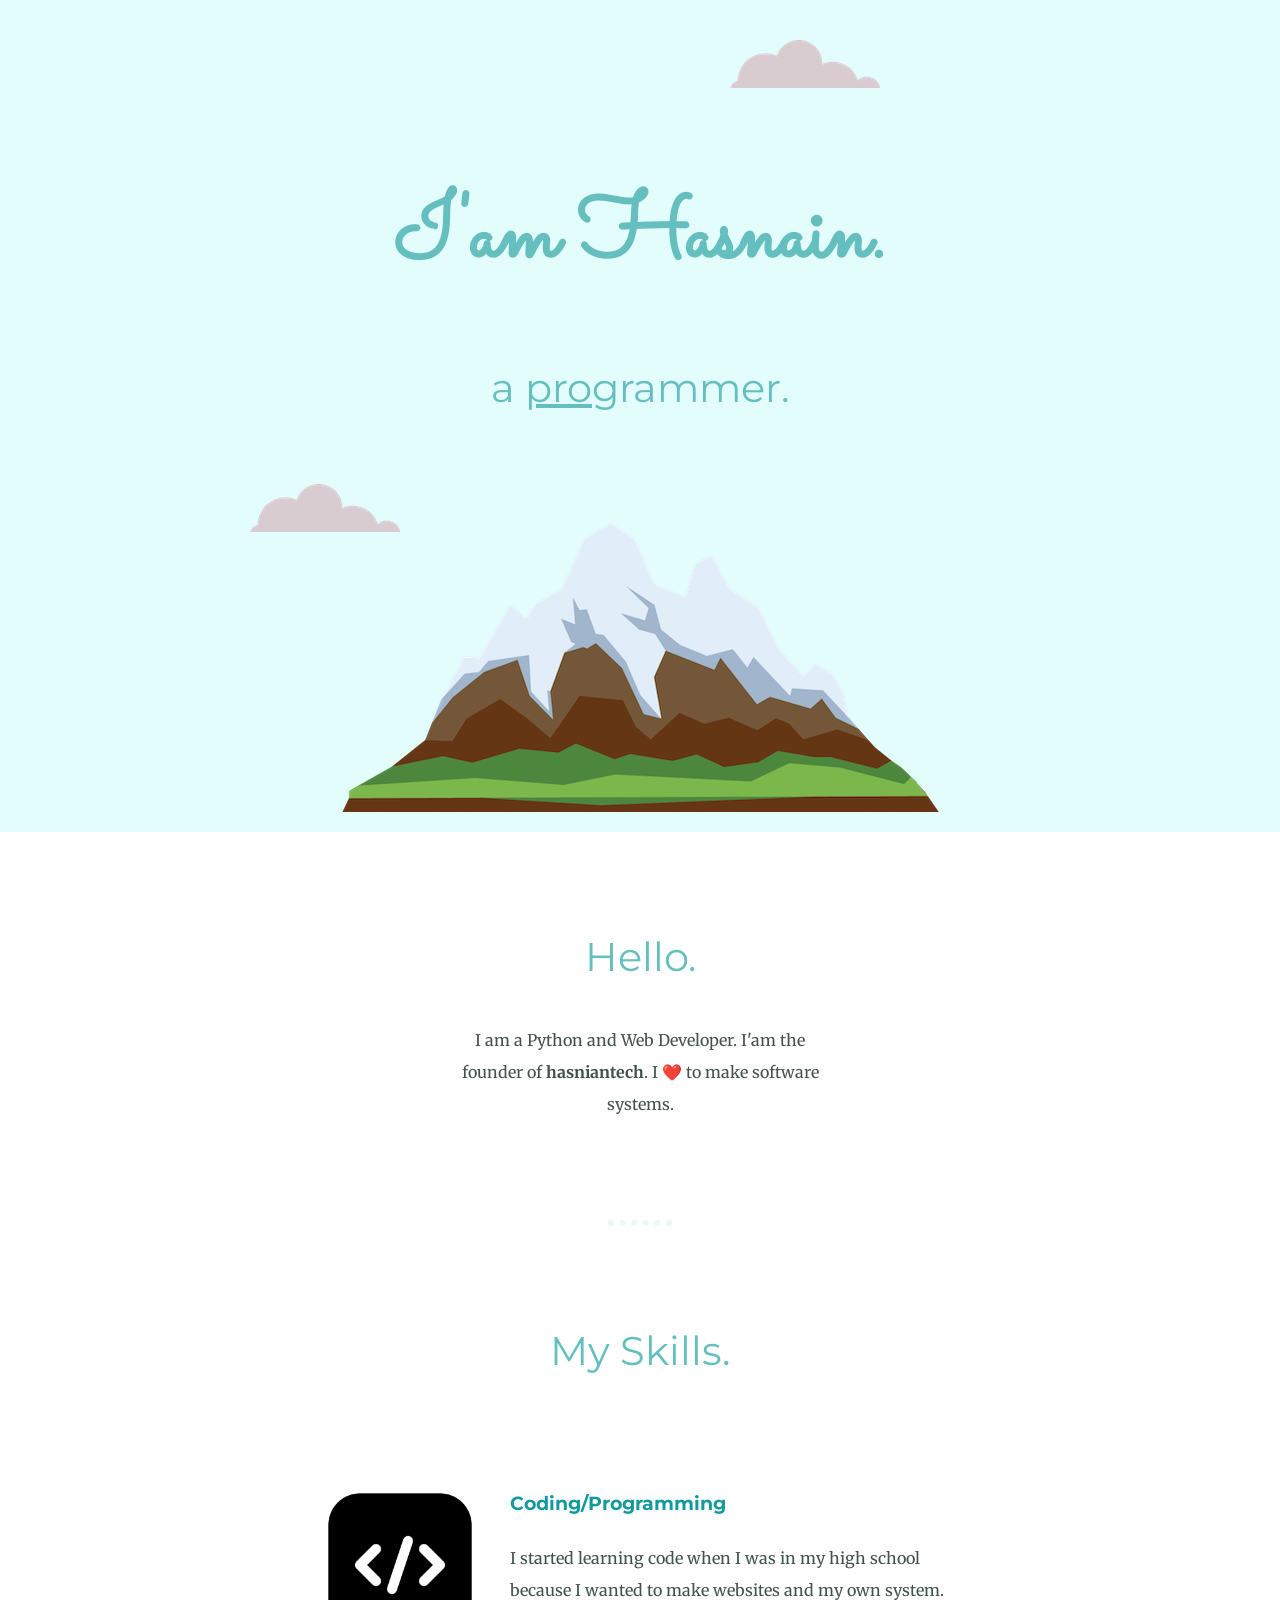
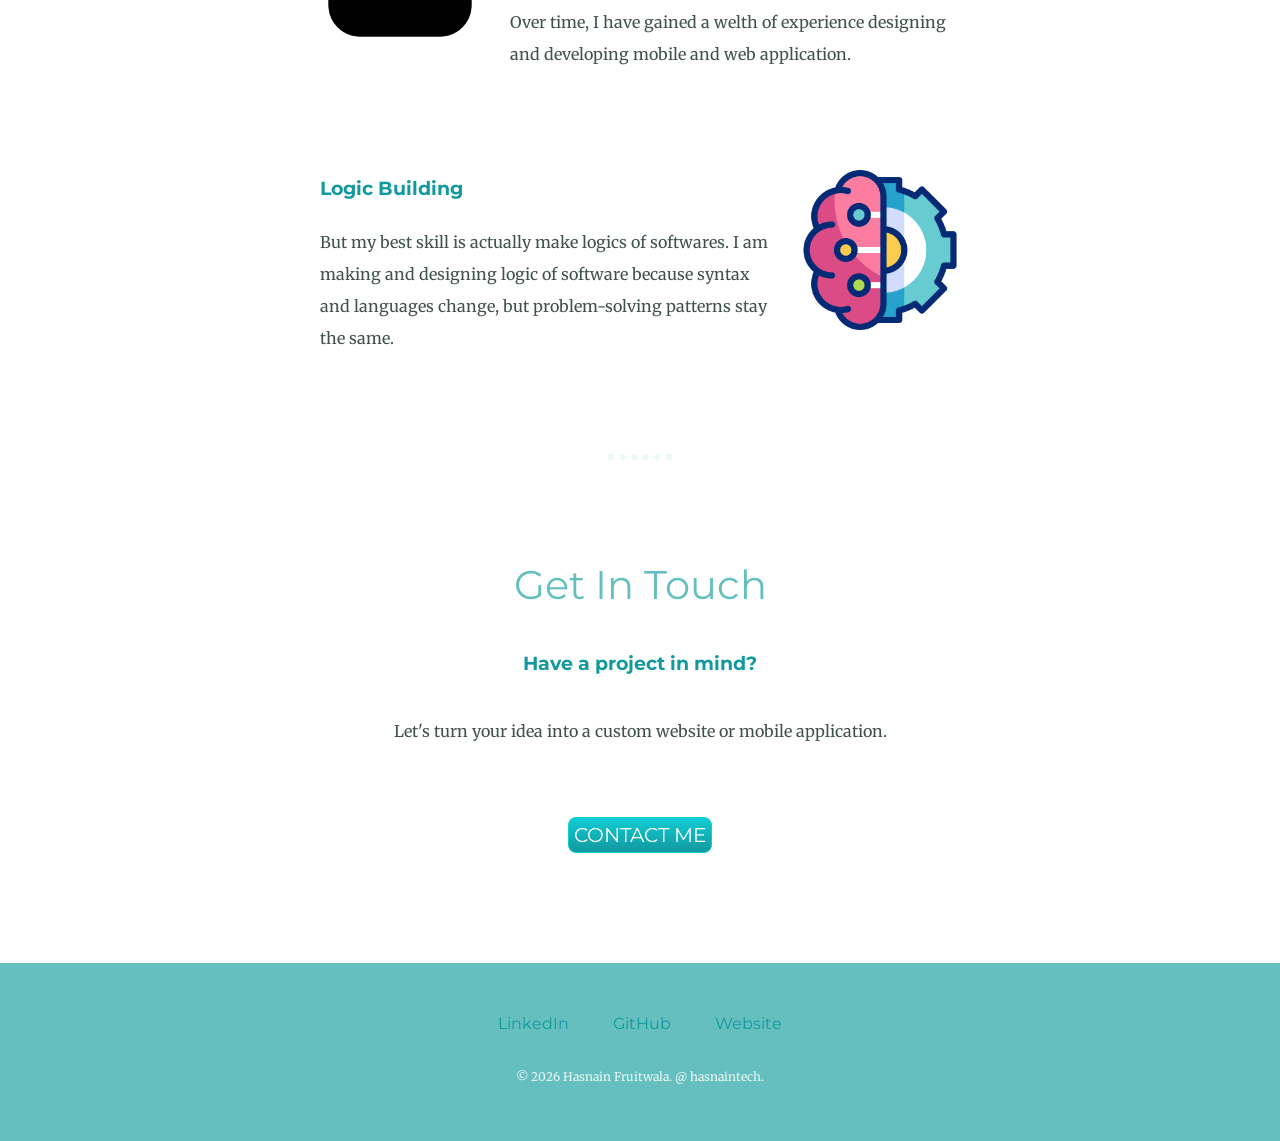
<file: CSS/MySite/index.html>
<!DOCTYPE html>
<html lang="en" dir="ltr">

<head>
  <meta charset="utf-8">
  <title>My Website</title>
  <link rel="stylesheet" href="style.css">
  <link rel="icon" href="favicon.ico">
  <link rel="preconnect" href="https://fonts.googleapis.com">
  <link rel="preconnect" href="https://fonts.gstatic.com" crossorigin>
  <link href="https://fonts.googleapis.com/css2?family=Merriweather:ital,opsz,wght@0,18..144,300..900;1,18..144,300..900&family=Montserrat:ital,wght@0,100..900;1,100..900&family=Sacramento&display=swap" rel="stylesheet">
</head>

<body>
  <div class="top-container">

    <img class="topcloud" src="./images/cloud.png" alt="cloud-img">

    <h1>I'am Hasnain.</h1>
    <h2>a <u>pro</u>grammer.<h2>

        <img class="bottomcloud" src="./images/cloud.png" alt="cloud-img">

        <img src="images\mountain.png" alt="mountain-img">

  </div>

  <div class="middle-container">
    <div class="profile">
      <h2>Hello.</h2>
      <p class="intro">I am a Python and Web Developer. I'am the founder of <b>hasniantech</b>. I ❤️ to make software systems.</p>
    </div>

    <hr>

    <div class="skills">
      <h2>My Skills.</h2>
      <div class="skill-row">
        <img class="code_img " src="images\code.png" alt="">
        <h3>Coding/Programming</h3>
        <p>I started learning code when I was in my high school because I wanted to make websites and my own system. Over time, I have gained a welth of experience designing and developing mobile and web application.</p>
      </div>

      <div class="skill-row">
        <img class="logic_img " src="images\brain.png" alt="">
        <h3>Logic Building</h3>
        <p>But my best skill is actually make logics of softwares. I am making and designing logic of software because syntax and languages change, but problem-solving patterns stay the same.</p>

      </div>
    </div>
    <hr>
    <div class="contact-me">
      <h2>Get In Touch</h2>
      <h3>Have a project in mind?</h3>
      <p class="contact_msg">Let's turn your idea into a custom website or mobile application.</p>
      <a class="btn" href="mailto:fruitwalahasnain3@email.com">CONTACT ME</a>
    </div>
  </div>


  <div class="bottom-container">
    <a class="footer-link" href="https://www.linkedin.com/feed/">LinkedIn</a>
    <a class="footer-link" href="https://github.com/fruitwalahasnain3-tech">GitHub</a>
    <a class="footer-link" href="https://www.appbrewery.co/">Website</a>
    <p class="copyright">© 2026 Hasnain Fruitwala. @ hasnaintech.</p>
  </div>

</body>

</html>
</file>
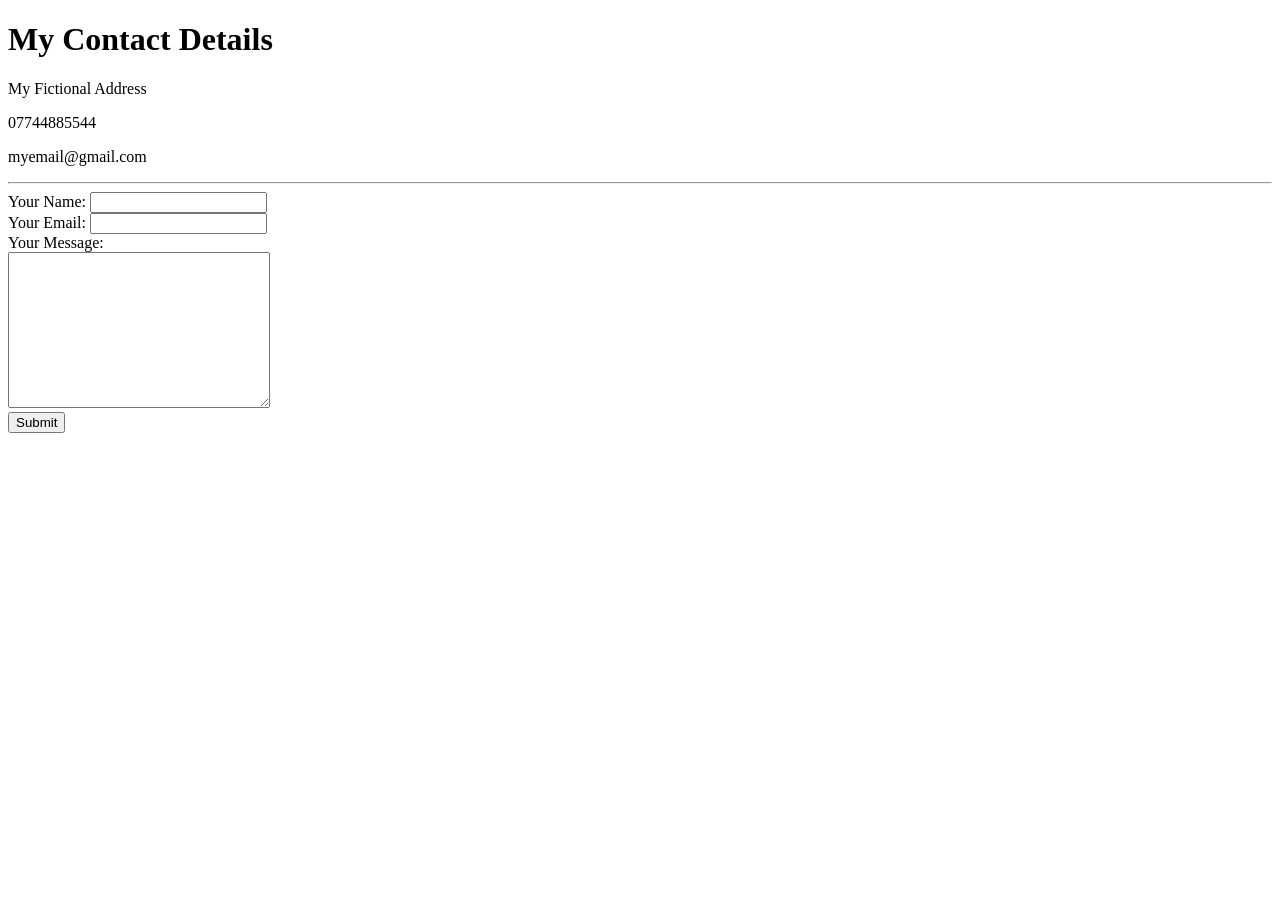
<file: HTML 5/contact.html>
<!DOCTYPE html>
<html lang="en" dir="ltr">
  <head>
    <meta charset="utf-8">
    <title></title>
  </head>
  <body>
    <h1>My Contact Details</h1>
    <p>My Fictional Address</p>
    <p>07744885544</p>
    <p>myemail@gmail.com</p>
    <hr>
    <form action="mailto:info@fruitwalahasnain3.com" method="post" enctype="text/plain">
      <label>Your Name:</label>
      <input type="text" name="yourname" value=""><br>
      <label>Your Email:</label>
      <input type="email" name="youremail" value=""><br>
      <label>Your Message:</label><br>
      <textarea name="yourmessage" rows="10" cols="30"></textarea><br>
      <input type="submit">
    </form>
  </body>
</html>
</file>
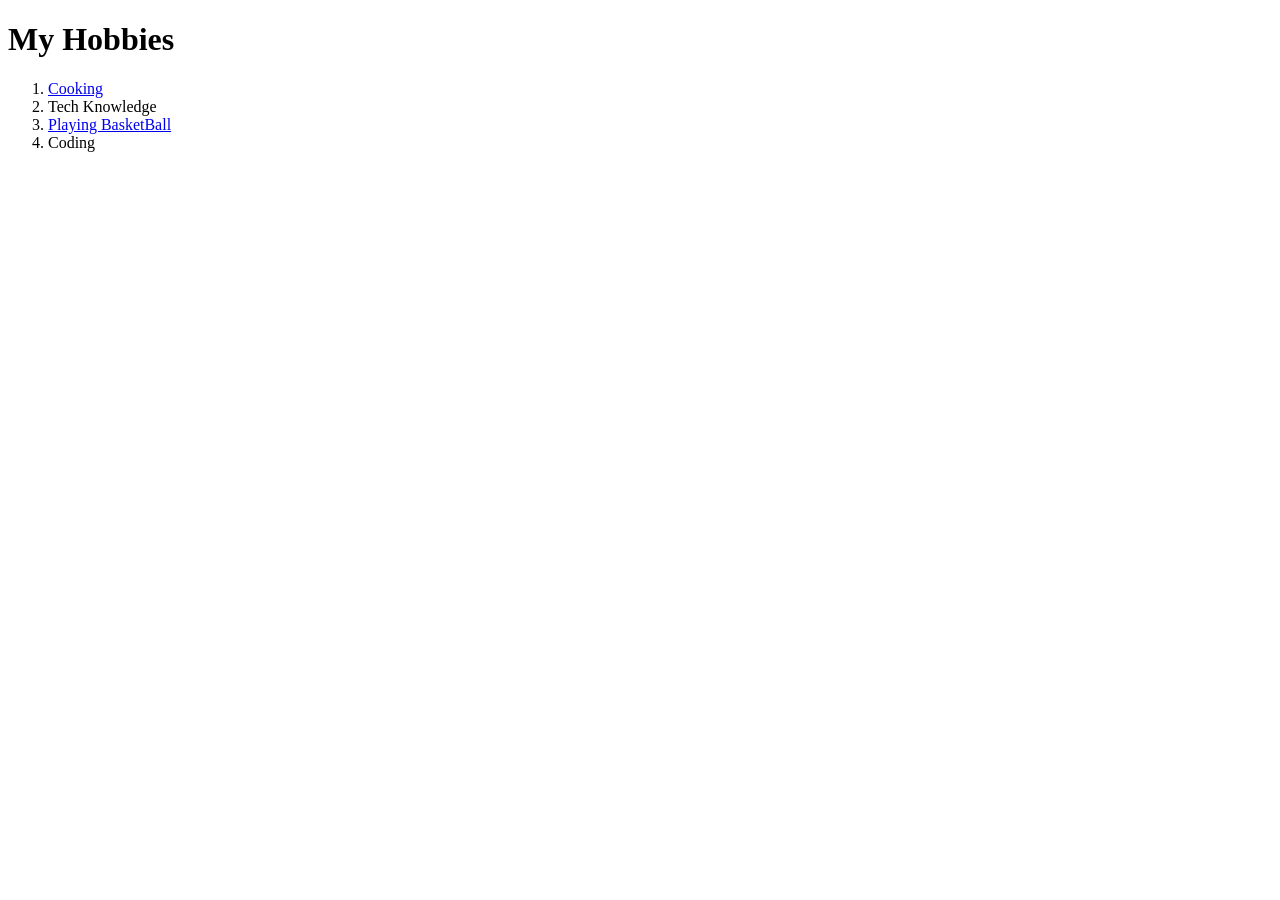
<file: HTML 5/hobbies.html>
<!DOCTYPE html>
<html lang="en" dir="ltr">
  <head>
    <meta charset="utf-8">
    <title></title>
  </head>
  <body>
    <h1>My Hobbies</h1>

    <ol>
      <li><a href="https://www.food.com/">Cooking</a></li>
      <li>Tech Knowledge</li>
      <li><a href="https://www.instagram.com/maxa_club">Playing BasketBall</a></li>
      <li>Coding</li>
    </ol>
  </body>
</html>
</file>
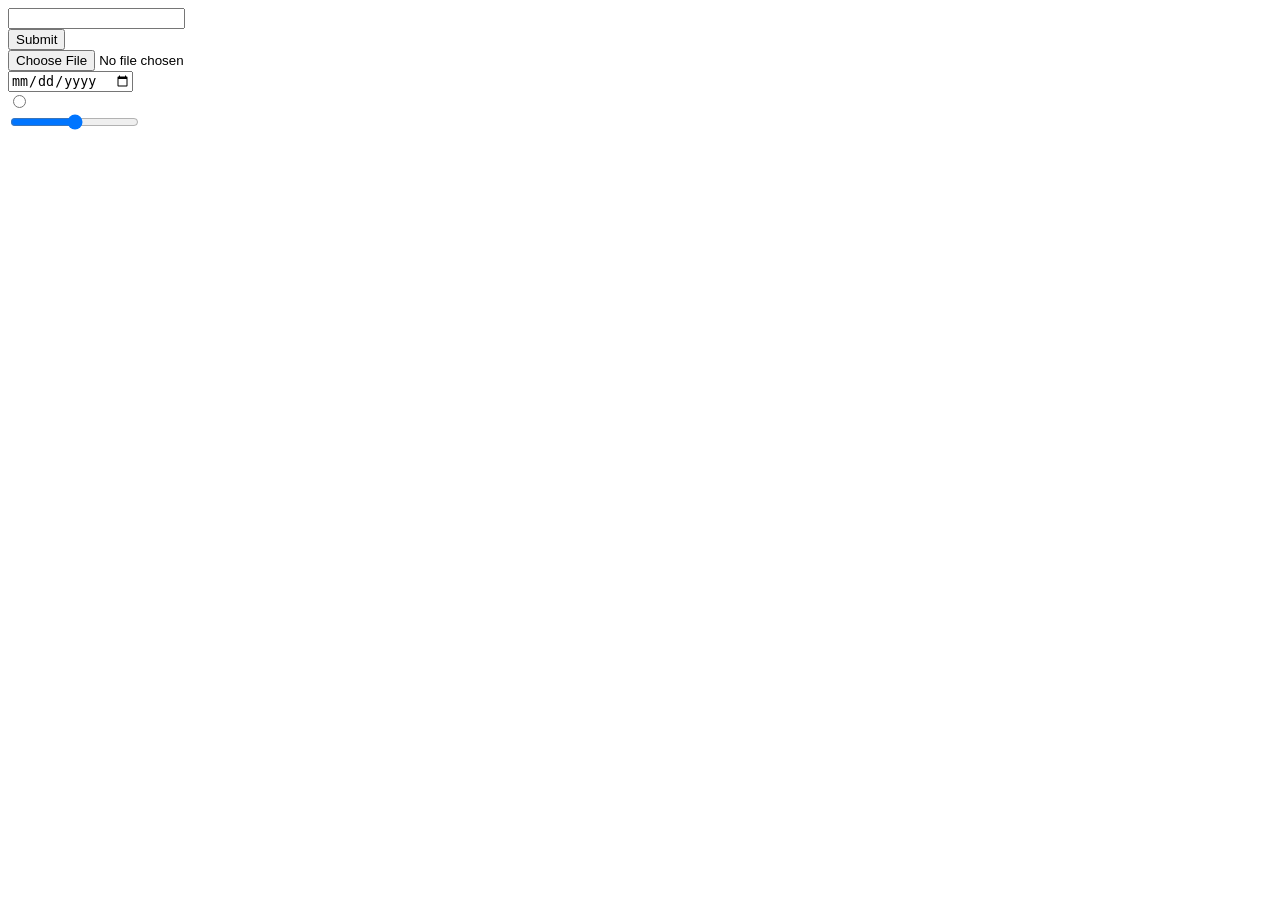
<file: HTML 5/inputs.html>
<!DOCTYPE html>
<html lang="en" dir="ltr">
  <head>
    <meta charset="utf-8">
    <title>Html Inputs</title>
  </head>
  <body>
    <form class="" action="index.html" method="post">
      <input type="text" name="" value=""><br>
      <input type="submit" name=""><br>
      <input type="file" name="" value=""><br>
      <input type="date" name="" value=""><br>
      <input type="radio" name="" value=""><br>
      <input type="range" name="" value="">
    </form>
  </body>
</html>
</file>
<file: CSS/MySite/style.css>
body {
  margin: 0;
  text-align: center;
  font-family: "Merriweather", serif;
  color: #40514E;
}

h1 {
  color: #66BFBF;
  font-size: 5.62rem;
  line-height: 2;
  margin-top: 0;
  font-family: "Sacramento", cursive;
  margin: 50px auto 0 auto;
}

h2 {
  font-family: "Montserrat", sans-serif;
  font-size: 2.5rem;
  color: #66BFBF;
  font-weight: normal;
  padding-bottom: 10px
}

h3 {
  font-family: "Montserrat", sans-serif;
  color: #11999E;
}
p{
  line-height: 2;
}
hr{
  border: dotted #EAF9F6 6px;
  border-bottom: none;
  width: 4%;
  margin: 100px auto;
}
a{
  color: #11999E;
  font-family: "Montserrat", sans-serif;
  margin: 10px 20px;
  text-decoration: none;
}
a:hover{
    color: #EAF9F6;
}

.top-container {
  background-color: #E3FDFD;
  position: relative;
  padding-top: 100px;
}
.middle-container{
  margin: 100px 0;
}
.bottom-container{
  background-color: #66BFBF;
  padding: 50px 0 20px;
}

.intro{
  width: 30%;
  margin: auto;
}
.skill-row{
  width: 50%;
  margin: 100px auto 100px auto;
  text-align: left;
  line-height: 2;
}
.copyright{
  color: #EAF9F6;
  font-size: 0.75rem;
  padding: 20px 0;
}

.topcloud {
  position: absolute;
  right: 400px;
  top: 40px;
}

.bottomcloud {
  position: absolute;
  left: 250px;
  bottom: 300px;
}
.contact_msg{
  width: 40%;
  margin: 40px auto 60px;
}

.code_img{
  width: 25%;
  height: 25%;
  float: left;
  margin-right: 30px;
}
.logic_img{
  width: 25%;
  height: 25%;
  float: right;
  margin-left: 30px;
}
.btn {
   background: #11CDD4;
   background-image: -webkit-linear-gradient(top, #11CDD4, #11999E);
   background-image: -moz-linear-gradient(top, #11CDD4, #11999E);
   background-image: -ms-linear-gradient(top, #11CDD4, #11999E);
   background-image: -o-linear-gradient(top, #11CDD4, #11999E);
   background-image: -webkit-gradient(to bottom, #11CDD4, #11999E);
   -webkit-border-radius: 8px;
   -moz-border-radius: 8px;
   border-radius: 8px;
   color: #FFFFFF;
   font-family: "Montserrat", sans-serif;
   font-size: 20px;
   font-weight: 100px;
   padding: 5px;
   border: solid #11CDD4 1px;
   text-decoration: none;
   display: inline-block;
   cursor: pointer;
   text-align: center;
   height: -50px;
}

.btn:hover {
   border: solid #30E3CB 1px;
   background: #30E3CB;
   background-image: -webkit-linear-gradient(top, #30E3CB, #2BC4AD);
   background-image: -moz-linear-gradient(top, #30E3CB, #2BC4AD);
   background-image: -ms-linear-gradient(top, #30E3CB, #2BC4AD);
   background-image: -o-linear-gradient(top, #30E3CB, #2BC4AD);
   background-image: -webkit-gradient(to bottom, #30E3CB, #2BC4AD);
   text-decoration: none;
}
</file>
